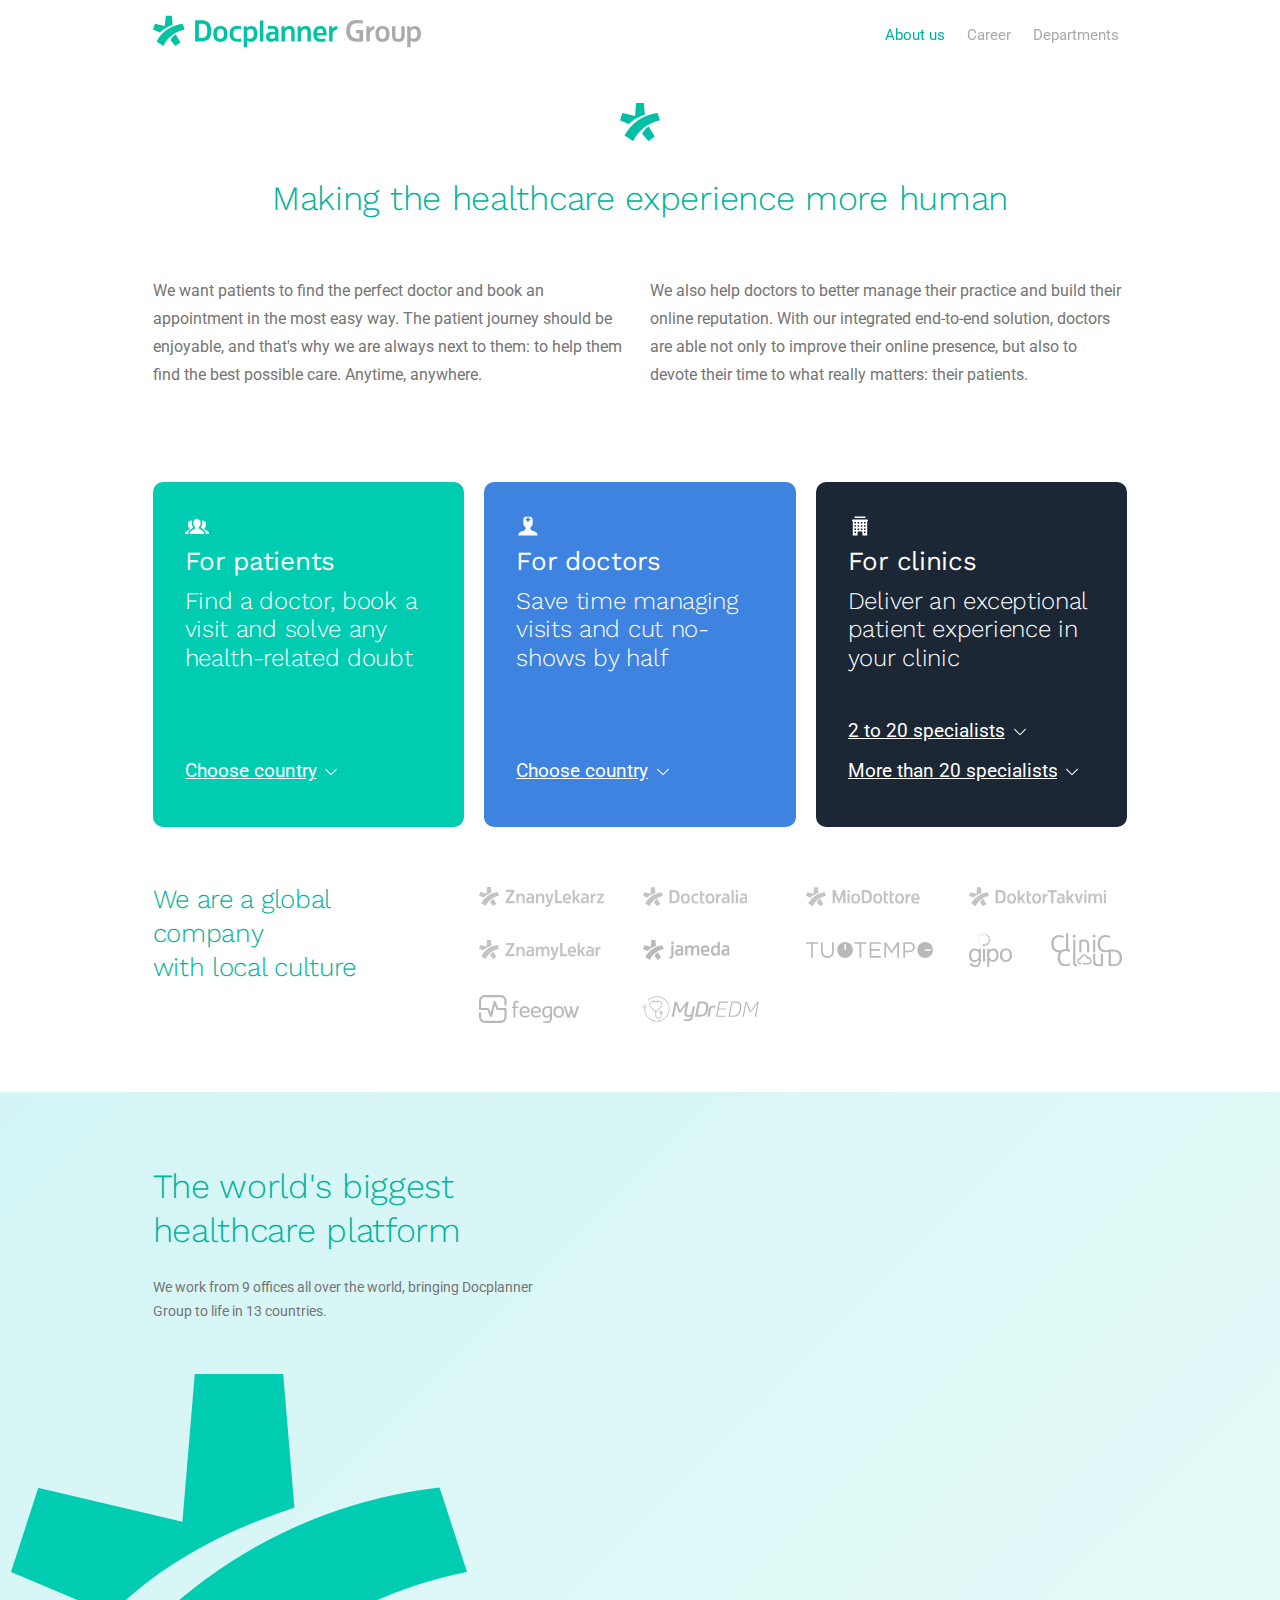
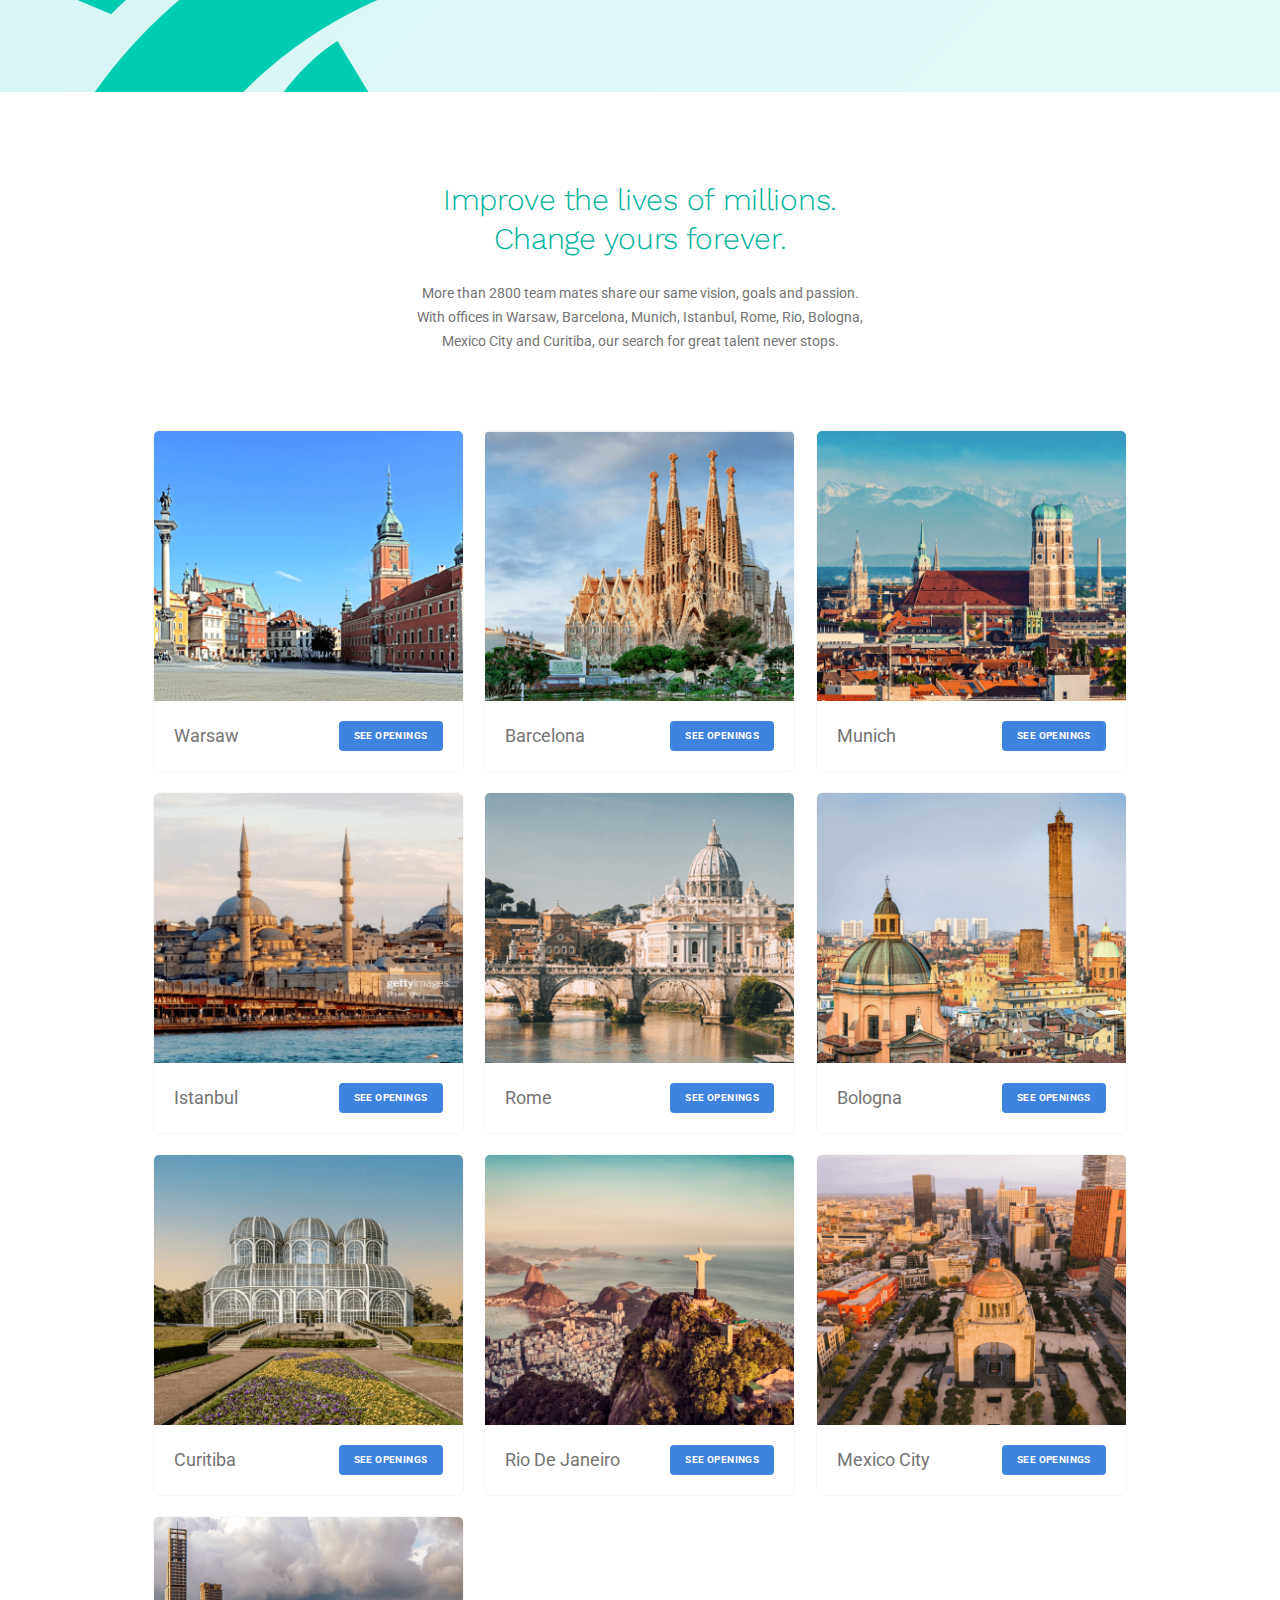
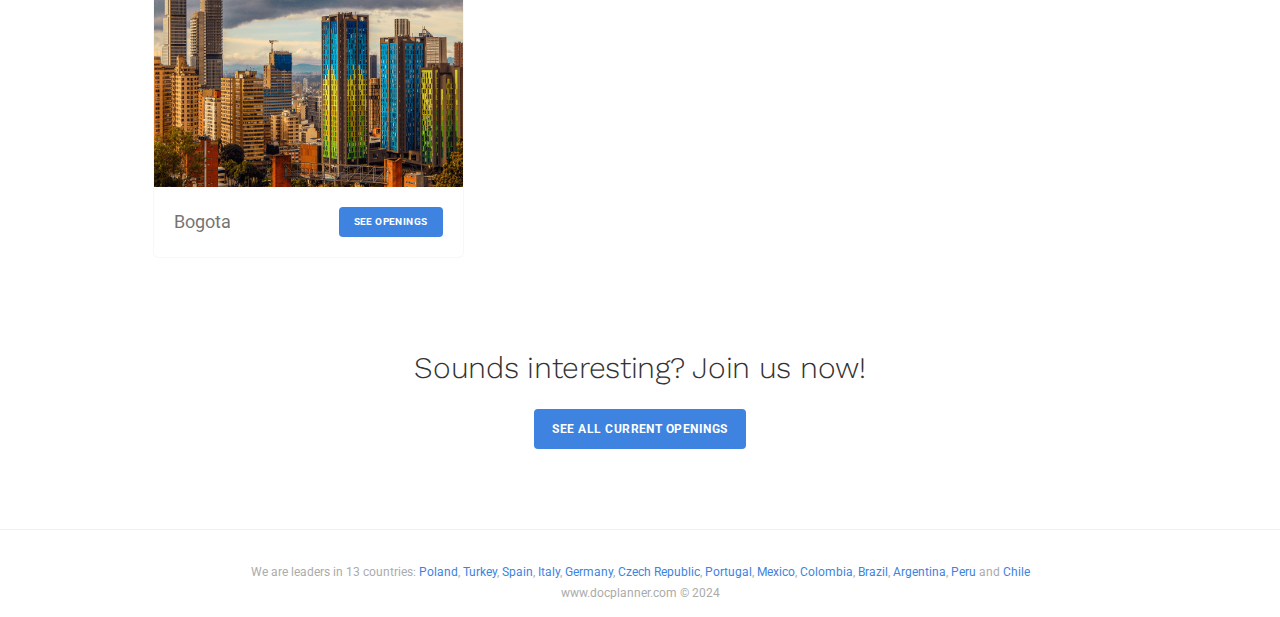
<file: index.html>
<!DOCTYPE html>
<html lang="en" region="en">
<head>
	<link rel="dns-prefetch" href="https://ajax.googleapis.com/"/>
	<link rel="dns-prefetch" href="https://apis.google.com/"/>
	<link rel="dns-prefetch" href="https://cdn.optimizely.com/"/>
	<link rel="dns-prefetch" href="https://cdnjs.cloudflare.com/"/>
	<link rel="dns-prefetch" href="https://d32wn3pusq02lv.cloudfront.net/"/>
	<link rel="dns-prefetch" href="https://docplanner.com/"/>
	<link rel="dns-prefetch" href="https://facebook.com/"/>
	<link rel="dns-prefetch" href="https://fbstatic-a.akamaihd.net/"/>
	<link rel="dns-prefetch" href="https://lh4.googleusercontent.com/"/>
	<link rel="dns-prefetch" href="https://maps.google.com/"/>
	<link rel="dns-prefetch" href="https://maps.gstatic.com/"/>
	<link rel="dns-prefetch" href="https://maxcdn.bootstrapcdn.com/"/>
	<link rel="dns-prefetch" href="https://s3-eu-west-1.amazonaws.com/"/>
	<link rel="dns-prefetch" href="https://ssl.google-analytics.com/"/>
	<link rel="dns-prefetch" href="https://ssl.gstatic.com/"/>
	<link rel="dns-prefetch" href="https://stats.g.doubleclick.net/"/>
	<link rel="dns-prefetch" href="https://www.docplanner-platform.com/"/>
	<link rel="dns-prefetch" href="https://www.google-analytics.com/"/>
	<link rel="dns-prefetch" href="https://www.googletagmanager.com/"/>
	<link rel="dns-prefetch" href="https://fonts.googleapis.com/">
	<link rel="dns-prefetch" href="https://fonts.gstatic.com/">

	<meta charset="utf-8"/>
	<title>Docplanner Group</title>
	<meta name="description" content="Find the best physicians, search by location and specialty. Book your doctor appointment online on Doctoralia. Ask an expert."/>
	<meta name="robots" content="index,follow"/>
	<meta property="fb:page_id" content="122601654502559"/>
	<meta http-equiv="X-UA-Compatible" content="IE=edge"/>
	<link rel="apple-touch-icon" sizes="180x180" href="favicon/apple-touch-icon.png">
	<link rel="icon" type="image/png" sizes="32x32" href="favicon/favicon-32x32.png">
	<link rel="icon" type="image/png" sizes="16x16" href="favicon/favicon-16x16.png">
	<link rel="manifest" href="favicon/site.webmanifest">
	<link rel="mask-icon" href="favicon/safari-pinned-tab.svg" color="#5bbad5">
	<meta name="msapplication-TileColor" content="#da532c">
	<meta name="theme-color" content="#ffffff">
	<link rel="canonical" href="index.html"/>
	<meta name="viewport" content="width=device-width, initial-scale=1.0, maximum-scale=1.0, user-scalable=no"/>
	<link href="static/css/main.css" rel="stylesheet" />
	
	<script>
	window.dataLayer = window.dataLayer || [];  
    dataLayer.push({
      'gtm-pageType': 'career',
    });
	</script>
	<!-- Google Tag Manager -->
	<script>(function (w, d, s, l, i) {
		w[l] = w[l] || [];
		w[l].push({
			'gtm.start':
				new Date().getTime(), event: 'gtm.js'
		});
		var f = d.getElementsByTagName(s)[0],
			j = d.createElement(s), dl = l != 'dataLayer' ? '&l=' + l : '';
		j.async = true;
		j.src =
			'https://www.googletagmanager.com/gtm.js?id=' + i + dl;
		f.parentNode.insertBefore(j, f);
		})(window, document, 'script', 'dataLayer', 'GTM-PZ83PG');
	</script>
	<!-- End Google Tag Manager -->
</head>
<body id="" class="defered" >
	<!-- Google Tag Manager (noscript) -->
	<noscript>
		<iframe src="https://www.googletagmanager.com/ns.html?id=GTM-PZ83PG" height="0" width="0" style="display:none;visibility:hidden"></iframe>
	</noscript>
	<!-- End Google Tag Manager (noscript) -->
	<nav class="main-header">
		<div class="section__inner">
			<h1>
				<a href="index.html">
					<img class="logo-docplanner" src="img/logo-default-group-en.svg" alt="Docplanner Group"/>
				</a>
			</h1>
			<button type="button" class="hamburger">
				<span class="hamburger-box">
						<span class="hamburger-inner"></span>
				</span>
			</button>
			<nav class="main-nav">
				<ul class="main-menu">
					<li><a href="index.html"class="is-current">About us</a></li>
					<li><a href="career.html" >Career</a></li>
					<li class="dropdown">
						<a>
							Departments<br/>
						</a>
						<div class="dropdown-content">
							<ul>
								<li><a href="department@dep=marketing.html">Marketing &amp; PR</a></li>
								<li><a href="department@dep=customer.html">Customer Success & Sales</a></li>
								<li><a href="department@dep=it.html">IT, Product, Data</a></li>
								<li><a href="department@dep=finance.html">Finance &amp; Administration</a></li>
								<li><a href="department@dep=hr.html">HR &amp; more</a></li>
							</ul>
						</div>
					</li>
				</ul>
			</nav>
		</div>
	</nav>
	<section class="lead section__inner">
		<img class="lead__logo" src="img/sygnet.png" srcset="img/sygnet.png 1x, img/sygnet@2x.png 2x">
		<h1>
			Making the healthcare experience more human
		</h1>
		<div class="grid">
			<div class="col-2">
				<p>
					We want patients to find the perfect doctor and book an appointment in the most easy way. The patient journey should be enjoyable, and that's why we are always next to them: to help them find the best possible care. Anytime, anywhere.
				</p>
			</div>
			<div class="col-2">
				<p>
					We also help doctors to better manage their practice and build their online reputation. With our integrated end-to-end solution, doctors are able not only to improve their online presence, but also to devote their time to what really matters: their patients.
				</p>
			</div>
		</div>
	</section>

	<section class="services section__inner">
		<div class="grid fade-elements">
			<div class="col-3">
				<div class="services__item services__item--marketplace">
					<div>
					<img src="icons/icon-patients.svg"/>
					<h1>For patients</h1>
					<h2>Find a doctor, book a visit and solve any health-related doubt</h2>
					</div>
					<div>
						<div class="style-select">
							<select data-id="domain-switcher">
								<option>Choose country</option>
								<option value="http://www.doctoraliar.com">Argentina</option>
								<option value="http://www.doctoralia.com.br">Brazil</option>
								<option value="http://www.doctoralia.cl">Chile</option>
								<option value="http://www.doctoralia.co">Colombia</option>
								<option value="http://www.znamylekar.cz">Czech</option>
								<option value="http://www.jameda.de">Germany</option>
								<option value="http://www.miodottore.it">Italy</option>
								<option value="http://www.doctoralia.com.mx">Mexico</option>
								<option value="http://www.doctoralia.pe">Peru</option>
								<option value="http://www.znanylekarz.pl">Poland</option>
								<option value="http://www.doctoralia.com.pt">Portugal</option>
								<option value="http://www.doctoralia.es">Spain</option>
								<option value="http://www.doktortakvimi.com">Turkey</option>
							</select>
						</div>
					</div>
				</div>
			</div>
			<div class="col-3">
				<div class="services__item services__item--saas">
					<div>
					<img src="icons/icon-doctors.svg"/>
					<h1>For doctors</h1>
					<h2>Save time managing visits and cut no-shows by half</h2>
					</div>
					<div>
						<div class="style-select">
							<select data-id="domain-switcher">
								<option>Choose country</option>
								<option value="https://academy.doctoraliar.com">Argentina</option>
								<option value="https://pro.doctoralia.com.br/produtos/sistema-de-agendamento/agenda-doctoralia-para-especialistas">Brazil</option>
								<option value="https://academy.doctoralia.cl">Chile</option>
								<option value="https://academy.doctoralia.co">Colombia</option>
								<option value="https://lekar.znamylekar.cz">Czech</option>
								<option value="https://pro.jameda.de">Germany</option>
								<option value="https://pro.miodottore.it/con-chi-collaboriamo/specialisti-e-medici-di-medicina-generale">Italy</option>
								<option value="https://pro.doctoralia.com.mx/productos/agenda-doctoralia-para-especialistas">Mexico</option>
								<option value="https://academy.doctoralia.pe">Peru</option>
								<option value="https://pro.znanylekarz.pl/produkty/oprogramowanie-medyczne/znanylekarz-dla-lekarzy">Poland</option>
								<option value="https://pro.doctoralia.es/productos/sistema-de-gestion-de-pacientes/doctoralia-pro-para-especialistas">Spain</option>
								<option value="https://uzman.doktortakvimi.com">Turkey</option>
							</select>
						</div>
					</div>
				</div>
			</div>
			<div class="col-3">
				<div class="services__item services__item--clinics">
					<div>
					<img src="icons/icon-clinics.svg"/>
					<h1>For clinics</h1>
					<h2>Deliver an exceptional patient experience in your clinic</h2>
					</div>
					<div>
						<div class="style-select">
							<select data-id="domain-switcher">
								<option>2 to 20 specialists</option>
								<option value="http://pro.doctoralia.com.br/produtos/sistema-de-agendamento/agenda-doctoralia-para-clinicas">Brazil</option>
								<option value="http://lekar.znamylekar.cz/pro-zarizeni">Czech</option>
								<option value="http://pro.miodottore.it/con-chi-collaboriamo/centri-medici">Italy</option>
								<option value="http://pro.doctoralia.com.mx/productos/agenda-doctoralia-para-clinicas">Mexico</option>
								<option value="http://pro.znanylekarz.pl/produkty/oprogramowanie-medyczne/znanylekarz-dla-placowek">Poland</option>
								<option value="http://pro.doctoralia.es/productos/sistema-de-gestion-de-pacientes/doctoralia-pro-para-clinicas">Spain</option>
								<option value="http://kurumsal.doktortakvimi.com">Turkey</option>
							</select>
						</div>
						<div class="style-select">
							<select data-id="domain-switcher">
								<option>More than 20 specialists</option>
								<option value="http://tuotempo.com.br">Brazil</option>
								<option value="http://tuotempo.it">Italy</option>
								<option value="http://tuotempo.com.mx">Mexico</option>
								<option value="http://pro.znanylekarz.pl/produkty/oprogramowanie-medyczne/znanylekarz-dla-placowek">Poland</option>
								<option value="http://tuotempo.es">Spain</option>
							</select>
						</div>
					</div>
				</div>
			</div>
		</div>
	</section>
	<section class="brands section__inner">
		<h1>
			We are a global company
			<br>with local culture
		</h1>
		<ul class="brands__logos">
			<li>
				<a href="https://www.znanylekarz.pl/" target="_blank">
					<svg xmlns="http://www.w3.org/2000/svg" width="200" height="32" viewBox="0 0 200 32">
						<path
							d="M189.018 10.678h10.762v2.132L192.736 23H200v2.89h-11.387v-2.103l7.02-10.22h-6.615v-2.89zm-10.347 0h3.012l.244 2.448h.032c.767-1.12 2.638-2.557 4.817-2.677v3.197c-3.174.62-4.63 2.725-4.63 4.634v7.61h-3.47V10.68h-.004zM165 10.38c1.51-.123 3.145-.16 4.725-.16 3.72 0 5.94 1.44 5.94 5.504v10.163h-3.12l-.156-1.52h-.042c-1.07 1.152-2.625 1.826-4.615 1.826-2.635 0-4.73-1.708-4.73-5.09 0-3.148 2.624-6.078 9.19-4.684v-.917c0-1.814-1.062-2.32-3.156-2.32-1.286 0-2.376.087-4.035.23L165 10.38zm7.193 8.445c-2.782-.71-5.564.16-5.564 2.31 0 1.43.94 2.267 2.353 2.203 1.113-.05 2.338-.54 3.207-1.31v-3.2l.003-.003zm-18.93 1.572v5.49h-3.47V4.992l3.47-.402V16.73c1.92-1.63 3.745-3.763 5.035-6.052h3.683c-1.288 2.508-2.83 4.672-4.718 6.522l5.13 8.69h-3.9l-3.81-6.46c-.473.376-.976.69-1.416.97h-.002zm-19.452-2.07v-.063c0-4.68 2.275-8.047 6.984-8.047 4.367 0 6.394 2.524 6.394 7.83 0 .56-.04 1.332-.1 1.902h-9.64c.247 2.142 1.497 3.422 4.06 3.422 1.622 0 3.146-.15 4.56-.335v2.906c-1.59.25-2.935.398-4.65.398-4.99 0-7.61-2.495-7.61-8.016l.003.003zm3.585-.96h6.27c0-2.38-.624-4.26-2.963-4.26-2.43 0-3.24 2.006-3.303 4.26h-.005zM121.7 4.59h3.793v17.853h7.46v3.444H121.7V4.59zm-15.44 6.088h3.67c.596 2.884 2.164 8.5 3.01 11.322h.063c.815-2.854 2.384-8.47 3.01-11.323h3.64c-1.13 4.324-3.877 12.7-4.955 15.21s-2.63 6.76-8.344 5.994v-2.73c2.646.15 4.05-.843 4.92-2.81-1.344-3.18-3.916-11.34-5.014-15.667v.005zm-15.137 0h3.02s.14 1.51.202 2.052h.04c.837-1.31 2.594-2.51 4.718-2.51 3.588 0 5.37 1.91 5.37 5.786v9.883h-3.47v-9.165c0-2.473-.953-3.442-2.824-3.31-1.7.12-3.59 2.056-3.59 4.478v8h-3.47V10.678h.003zm-13.67-.296c1.508-.124 3.143-.162 4.722-.162 3.72 0 5.94 1.438 5.94 5.502v10.165h-3.12l-.155-1.52h-.04c-1.07 1.152-2.625 1.826-4.615 1.826-2.636 0-4.73-1.708-4.73-5.09 0-3.148 2.623-6.078 9.19-4.684v-.917c0-1.814-1.063-2.32-3.157-2.32-1.286 0-2.376.087-4.035.23v-3.03zm7.192 8.444c-2.782-.71-5.565.16-5.565 2.31 0 1.426.947 2.264 2.36 2.2 1.11-.05 2.336-.543 3.205-1.312v-3.2.002zM59.86 10.678h3.02s.14 1.51.203 2.052h.04c.838-1.31 2.594-2.51 4.718-2.51 3.59 0 5.37 1.91 5.37 5.786v9.883h-3.47v-9.165c0-2.473-.95-3.442-2.82-3.31-1.694.12-3.585 2.056-3.585 4.478v8h-3.47V10.678h-.005zM43.156 4.592h13.682v2.875L47.39 22.44h9.606v3.444h-14.4v-2.94l9.47-14.913h-8.91V4.59v.004zm-25.44 20.025c.77-1.886 2.934-4.523 5.14-5.885l4.887 8.084-5.005 3.632-5.02-5.835-.002.004zM10.5 30.443l-6.89-4.43C8.828 16.263 18.574 9.32 30.03 8.027l1.918 5.91c-9.44 1.86-17.32 8.092-21.446 16.505H10.5zm1.503-20.065l.87-10.35h6.19l.786 9.36c-3.556 1.218-5.64 2.19-8.037 3.662a25.43 25.43 0 0 0-4.81 3.804L0 13.894l1.91-5.892 10.093 2.376z"/>
					</svg>
				</a>
			</li>
			<li>
				<a href="https://www.doctoralia.es/" target="_blank">
					<svg xmlns="http://www.w3.org/2000/svg" width="167" height="32" viewBox="0 0 167 32">
						<path
							d="M156.37 10.663c1.5-.125 3.13-.162 4.702-.162 3.705 0 5.914 1.434 5.914 5.48v10.125h-3.106l-.153-1.516h-.04c-1.066 1.145-2.614 1.815-4.597 1.815-2.625 0-4.712-1.7-4.712-5.07 0-3.133 2.614-6.05 9.154-4.662v-.913c0-1.806-1.06-2.31-3.146-2.31-1.28 0-2.365.086-4.018.228v-3.02l.002.005zm7.162 8.41c-2.77-.706-5.542.16-5.542 2.3 0 1.42.943 2.258 2.348 2.193 1.107-.05 2.328-.54 3.194-1.307v-3.19.002zm-11.568-8.117v15.15h-3.456v-15.13l3.456-.02zm-1.713-2.138a1.962 1.962 0 0 1-.088-3.923h.09a1.96 1.96 0 0 1 0 3.923zm-5.064-3.923v21.21h-3.457V5.295l3.456-.4zm-17.374 5.768c1.5-.125 3.13-.162 4.703-.162 3.705 0 5.916 1.434 5.916 5.48v10.125h-3.107l-.154-1.516h-.04c-1.067 1.145-2.614 1.815-4.597 1.815-2.625 0-4.71-1.7-4.71-5.07 0-3.133 2.612-6.05 9.15-4.662v-.913c0-1.806-1.06-2.31-3.144-2.31-1.28 0-2.368.086-4.02.228v-3.02.005zm7.163 8.41c-2.77-.706-5.54.16-5.54 2.3 0 1.42.94 2.258 2.35 2.193 1.106-.05 2.325-.54 3.19-1.307v-3.19.002zM116.7 10.955h2.99l.247 2.44h.03c.767-1.118 2.63-2.55 4.8-2.668v3.18c-3.16.62-4.61 2.715-4.61 4.618v7.58H116.7v-15.15zm-16.607 7.65v-.155c0-5.06 2.33-7.95 7.146-7.95 4.782 0 7.112 2.89 7.112 7.95v.157c0 5.062-2.33 7.95-7.113 7.95-4.817.002-7.147-2.887-7.147-7.95zm7.136-5.23c-2.446 0-3.575 1.66-3.575 5.13 0 3.47 1.13 5.1 3.574 5.1 2.446 0 3.544-1.626 3.544-5.1 0-3.472-1.098-5.13-3.545-5.13zM91.354 6.812l3.455-.4v4.546h3.54v2.804h-3.54v6.965c0 2.645.813 2.96 2.18 2.96.46-.01.916-.07 1.36-.187v2.852c-.614.133-1.44.21-1.982.21-3.954 0-5.013-1.93-5.013-5.417V6.81zm-10.54 11.72c.012 3.31 1.446 5.075 4.3 5.075 1.205 0 2.432-.15 3.544-.3v2.8a21.807 21.807 0 0 1-3.983.38c-4.257 0-7.46-2.345-7.472-7.956.013-5.61 3.215-7.954 7.472-7.954 1.554 0 3.068.195 3.98.38v2.798c-1.11-.15-2.337-.3-3.544-.3-2.853 0-4.287 1.766-4.297 5.075zm-20.064.077v-.156c0-5.06 2.33-7.95 7.147-7.95 4.783 0 7.113 2.89 7.113 7.95v.157c0 5.062-2.33 7.95-7.114 7.95-4.815.002-7.145-2.887-7.145-7.95zm7.14-5.23c-2.448 0-3.577 1.66-3.577 5.13 0 3.47 1.13 5.098 3.576 5.098 2.445 0 3.543-1.625 3.543-5.098s-1.098-5.13-3.544-5.13zM42.42 26.105V4.895h5.327c7.423 0 10.878 2.23 10.878 10.605 0 8.376-3.455 10.605-10.878 10.605H42.42zM54.657 15.5c0-4.77-.968-7.176-6.083-7.176h-2.37v14.35h2.37c5.115.002 6.083-2.406 6.083-7.174zm-37.012 9.34c.765-1.88 2.92-4.506 5.118-5.86l4.866 8.048-4.987 3.623-5-5.81h.002zm-7.188 5.8l-6.86-4.41c5.194-9.71 14.9-16.624 26.307-17.913l1.91 5.887c-9.402 1.853-17.25 8.06-21.357 16.437zm1.497-19.98L12.82.35h6.164l.783 9.322c-3.536 1.213-5.616 2.18-7.998 3.646a25.34 25.34 0 0 0-4.79 3.79L0 14.16l1.902-5.87 10.052 2.37z"/>
					</svg>
				</a>
			</li>
			<li>
				<a href="https://www.miodottore.it/" target="_blank">
					<svg xmlns="http://www.w3.org/2000/svg" width="182" height="32" viewBox="0 0 182 32">
						<path
							d="M168.354 18.587v-.062c0-4.675 2.275-8.04 6.98-8.04 4.364 0 6.39 2.523 6.39 7.82 0 .562-.04 1.337-.1 1.907h-9.632c.248 2.14 1.496 3.42 4.057 3.42 1.62 0 3.14-.152 4.55-.336V26.2c-1.586.248-2.93.396-4.645.396-4.988 0-7.605-2.493-7.605-8.01h.004zm3.584-.96h6.265c0-2.377-.623-4.255-2.96-4.255-2.43 0-3.24 2.003-3.305 4.255zm-12.702-6.687h3.003l.24 2.446h.03c.77-1.12 2.638-2.555 4.816-2.675v3.192c-3.17.62-4.627 2.723-4.627 4.63v7.606h-3.47V10.94h.006zm-16.66 7.678v-.156c0-5.08 2.337-7.98 7.168-7.98 4.8 0 7.136 2.9 7.136 7.98v.156c0 5.08-2.337 7.978-7.136 7.978-4.83 0-7.168-2.898-7.168-7.978zm7.16-5.246c-2.455 0-3.588 1.666-3.588 5.145 0 3.48 1.133 5.115 3.588 5.115 2.453 0 3.556-1.63 3.556-5.115 0-3.485-1.103-5.145-3.556-5.145zm-15.9-6.59l3.467-.402v4.56h3.553v2.813h-3.553v6.99c0 2.65.816 2.967 2.188 2.967.462-.01.92-.073 1.366-.19v2.86c-.616.134-1.447.213-1.99.213-3.967 0-5.03-1.937-5.03-5.435V6.782zm-9.5 0l3.467-.402v4.56h3.553v2.813h-3.553v6.99c0 2.65.816 2.967 2.188 2.967.462-.01.92-.073 1.366-.19v2.86c-.616.134-1.447.213-1.99.213-3.967 0-5.03-1.937-5.03-5.435V6.782zm-16.72 11.836v-.156c0-5.08 2.337-7.98 7.168-7.98 4.8 0 7.136 2.9 7.136 7.98v.156c0 5.08-2.337 7.978-7.136 7.978-4.83 0-7.168-2.898-7.168-7.978zm7.16-5.246c-2.456 0-3.59 1.666-3.59 5.145 0 3.48 1.134 5.115 3.59 5.115s3.556-1.63 3.556-5.115c0-3.485-1.1-5.145-3.557-5.145zM89.225 26.14V4.86h5.343c7.442 0 10.91 2.236 10.91 10.64s-3.468 10.64-10.915 10.64H89.22h.005zM101.5 15.5c0-4.784-.97-7.2-6.104-7.2h-2.38v14.4h2.38c5.133 0 6.104-2.416 6.104-7.2zm-29.226 3.118v-.156c0-5.08 2.337-7.98 7.167-7.98 4.8 0 7.137 2.9 7.137 7.98v.156c0 5.08-2.337 7.978-7.137 7.978-4.83 0-7.167-2.898-7.167-7.978zm7.16-5.246c-2.455 0-3.588 1.666-3.588 5.145 0 3.48 1.133 5.115 3.588 5.115s3.557-1.63 3.557-5.115c0-3.485-1.1-5.145-3.557-5.145zm-9.554-2.432v15.2h-3.467V10.962l3.467-.022zm-1.718-2.144a1.968 1.968 0 1 1 0-3.936 1.968 1.968 0 0 1 0 3.936zm-8.88-3.91V4.86h3.796v21.28h-3.795V12.19l-.005.02-5.624 13.93h-1.672L46.36 12.21l-.005-.02v13.95H42.56V4.86h3.795v.026l.005-.026h.48l5.98 14.793L58.8 4.86h.48l.004.026zM17.704 24.87c.768-1.885 2.93-4.52 5.135-5.88l4.88 8.077-5 3.633-5.02-5.83h.004zm-7.212 5.82L3.61 26.264c5.212-9.74 14.95-16.678 26.395-17.97L31.92 14.2c-9.434 1.856-17.307 8.084-21.43 16.49h.002zm1.504-20.048L12.864.3h6.183l.785 9.354c-3.548 1.215-5.634 2.188-8.024 3.657a25.373 25.373 0 0 0-4.806 3.807L0 14.155l1.91-5.89 10.084 2.376h.002z"/>
					</svg>
				</a>
			</li>
			<li>
				<a href="https://www.doktortakvimi.com/" target="_blank">
					<svg xmlns="http://www.w3.org/2000/svg" width="220" height="32" viewBox="0 0 220 32">
						<path
							d="M219.238 10.94v15.2h-3.467V10.962l3.468-.022zm-1.718-2.144a1.97 1.97 0 0 1 0-3.936 1.968 1.968 0 0 1 0 3.936zm-14.49 4.16c1.008-1.355 2.735-2.473 4.83-2.473 3.456 0 4.907 1.97 4.907 5.78v9.876H209.3v-9.16c0-2.473-.718-3.42-2.517-3.31-1.75.11-3.203 1.874-3.203 4.475v7.994h-3.467v-9.16c0-2.473-.71-3.444-2.518-3.31-1.75.132-3.203 2.055-3.203 4.475v7.994h-3.468v-15.2h3.02s.14 1.51.2 2.05h.04c.837-1.31 2.313-2.507 4.487-2.507 2.255 0 3.656.836 4.36 2.473zm-15.107-2.016v15.2h-3.467V10.962l3.467-.022zm-1.718-2.144a1.97 1.97 0 1 1 0-3.938 1.97 1.97 0 0 1 0 3.938zm-17.14 2.144h3.667c.597 2.883 2.164 8.492 3.01 11.313h.063c.815-2.853 2.383-8.462 3.01-11.313h3.636c-1.13 4.324-3.46 11.99-4.725 15.2h-4.03c-1.263-3.183-3.532-10.875-4.63-15.2zm-9.788 9.715v5.484h-3.467V5.26l3.467-.4V16.99c1.918-1.63 3.742-3.762 5.033-6.05h3.68c-1.29 2.507-2.83 4.67-4.72 6.52l5.128 8.68h-3.9l-3.807-6.455c-.47.376-.974.69-1.413.97zm-16.975-10.01c1.507-.124 3.14-.16 4.72-.16 3.717 0 5.936 1.437 5.936 5.497V26.14h-3.118l-.155-1.52h-.04c-1.07 1.15-2.624 1.824-4.612 1.824-2.635 0-4.727-1.707-4.727-5.088 0-3.144 2.62-6.07 9.184-4.68v-.914c0-1.812-1.063-2.318-3.156-2.318-1.285 0-2.374.088-4.032.23v-3.03zm7.186 8.438c-2.78-.707-5.56.162-5.56 2.31 0 1.427.945 2.263 2.355 2.2 1.112-.05 2.335-.542 3.204-1.31v-3.2zM125.778 4.86h14.907V8.3h-5.558v17.84h-3.79V8.3h-5.557V4.86zm-8.08 6.08h3.003l.248 2.446h.03c.768-1.12 2.638-2.555 4.815-2.675v3.192c-3.172.62-4.628 2.723-4.628 4.63v7.606h-3.467V10.94zm-16.662 7.678v-.156c0-5.08 2.337-7.98 7.168-7.98 4.8 0 7.138 2.9 7.138 7.98v.156c0 5.08-2.338 7.978-7.138 7.978-4.83 0-7.168-2.898-7.168-7.978zm7.16-5.246c-2.455 0-3.59 1.666-3.59 5.145 0 3.48 1.135 5.115 3.59 5.115 2.454 0 3.557-1.63 3.557-5.115 0-3.485-1.103-5.145-3.558-5.145zm-15.928-6.59l3.468-.402v4.56h3.552v2.813h-3.552v6.99c0 2.65.814 2.967 2.187 2.967.46-.008.92-.07 1.365-.187v2.86c-.655.132-1.32.204-1.99.212-3.967 0-5.03-1.938-5.03-5.436V6.78zM81.295 20.655v5.484h-3.468V5.26l3.468-.4V16.99c1.918-1.63 3.742-3.762 5.032-6.05h3.68c-1.29 2.507-2.83 4.67-4.718 6.52l5.125 8.68h-3.9l-3.806-6.455c-.473.376-.976.69-1.416.97zm-20.34-2.037v-.156c0-5.08 2.336-7.98 7.167-7.98 4.8 0 7.137 2.9 7.137 7.98v.156c0 5.08-2.34 7.978-7.14 7.978-4.83 0-7.167-2.897-7.167-7.978h.002zm7.16-5.246c-2.456 0-3.59 1.666-3.59 5.145 0 3.48 1.134 5.115 3.59 5.115 2.454 0 3.556-1.63 3.556-5.115 0-3.485-1.1-5.145-3.555-5.145zM42.56 26.14V4.86h5.345c7.45 0 10.915 2.236 10.915 10.64s-3.466 10.64-10.915 10.64H42.56zM54.84 15.5c0-4.784-.972-7.2-6.105-7.2h-2.38v14.4h2.38c5.133 0 6.104-2.416 6.105-7.2zm-37.137 9.37c.768-1.885 2.93-4.52 5.135-5.88l4.882 8.077-5 3.633-5.017-5.83zm-7.212 5.82l-6.88-4.427c5.21-9.74 14.95-16.678 26.394-17.97L31.92 14.2c-9.434 1.857-17.307 8.084-21.43 16.49zm1.505-20.048L12.865.3h6.182l.785 9.354c-3.548 1.215-5.634 2.188-8.024 3.657a25.433 25.433 0 0 0-4.806 3.803L0 14.155l1.91-5.89 10.085 2.377z"/>
					</svg>
				</a>
			</li>
			<li>
				<a href="https://www.znamylekar.cz/" target="_blank">
					<svg xmlns="http://www.w3.org/2000/svg" width="195" height="32" viewBox="0 0 195 32">
						<path
							d="M186.445 10.684h3l.244 2.445h.03c.768-1.12 2.635-2.555 4.81-2.674v3.19c-3.17.617-4.622 2.718-4.622 4.623v7.596h-3.463V10.684zm-13.416-.294c1.504-.124 3.136-.162 4.713-.162 3.713 0 5.928 1.436 5.928 5.492v10.146h-3.11l-.153-1.52h-.04c-1.068 1.15-2.62 1.823-4.606 1.823-2.63 0-4.72-1.705-4.72-5.08 0-3.14 2.617-6.066 9.17-4.676V15.5c0-1.81-1.06-2.315-3.15-2.315-1.283 0-2.37.087-4.026.23V10.39h-.005zm7.178 8.427c-2.776-.705-5.554.162-5.554 2.31 0 1.423.945 2.26 2.353 2.196 1.11-.05 2.333-.543 3.2-1.31v-3.196zm-18.896 1.57v5.48h-3.463V5.012l3.462-.4v12.116c1.918-1.628 3.74-3.757 5.027-6.042h3.675c-1.29 2.504-2.828 4.664-4.713 6.51l5.12 8.673h-3.896l-3.8-6.444c-.472.376-.975.69-1.415.97v-.005zm-19.414-2.066v-.06c0-4.67 2.27-8.032 6.973-8.032 4.36 0 6.386 2.52 6.386 7.814 0 .56-.04 1.334-.1 1.904h-9.62c.248 2.137 1.493 3.416 4.052 3.416 1.62 0 3.14-.152 4.55-.337v2.9c-1.583.248-2.928.396-4.64.396-4.98 0-7.596-2.49-7.596-8h-.004zm3.58-.956h6.257c0-2.375-.623-4.25-2.957-4.25-2.43 0-3.238 2-3.3 4.25zM129.815 4.61h3.785v17.818h7.445v3.438h-11.23V4.61zm-15.412 6.074h3.662c.596 2.88 2.16 8.483 3.006 11.3h.066c.814-2.848 2.38-8.45 3.006-11.3h3.63c-1.126 4.32-3.87 12.68-4.944 15.183-1.076 2.51-2.626 6.75-8.327 5.987v-2.728c2.64.15 4.043-.842 4.91-2.805-1.342-3.172-3.91-11.316-5.004-15.637h-.004zm-11.5 2.014c1.01-1.354 2.734-2.47 4.826-2.47 3.453 0 4.902 1.966 4.902 5.774v9.863h-3.46v-9.15c0-2.465-.717-3.41-2.514-3.3-1.747.11-3.2 1.87-3.2 4.47v7.984h-3.462v-9.15c0-2.468-.71-3.44-2.513-3.304-1.747.13-3.2 2.05-3.2 4.47v7.983h-3.46V10.685h3.014s.14 1.507.2 2.05h.04c.838-1.31 2.31-2.506 4.484-2.506 2.25 0 3.65.835 4.35 2.47l-.006-.002zm-25.6-2.31c1.505-.122 3.137-.16 4.713-.16 3.713 0 5.928 1.436 5.928 5.49v10.148H84.83l-.16-1.518h-.04c-1.067 1.15-2.62 1.822-4.605 1.822-2.633 0-4.723-1.704-4.723-5.08 0-3.14 2.62-6.064 9.172-4.674v-.912c0-1.81-1.06-2.315-3.15-2.315-1.284 0-2.37.088-4.027.23v-3.026l.006-.005zm7.178 8.43c-2.777-.706-5.555.16-5.555 2.308 0 1.424.945 2.26 2.354 2.197 1.11-.05 2.33-.543 3.2-1.31v-3.196.002zm-24.736-8.134h3.015s.134 1.507.2 2.05H63c.836-1.31 2.59-2.506 4.71-2.506 3.58 0 5.357 1.907 5.357 5.775v9.863h-3.463v-9.15c0-2.465-.95-3.432-2.818-3.3-1.692.12-3.578 2.05-3.578 4.47v7.984h-3.464V10.684zM43.07 4.61h13.657v2.87l-9.43 14.948h9.587v3.438H42.512v-2.93L51.965 8.05H43.07V4.61zM17.684 24.598c.767-1.882 2.927-4.515 5.13-5.874l4.875 8.07-4.998 3.628-5.01-5.824h.002zm-7.203 5.815L3.61 25.99C8.814 16.26 18.54 9.33 29.973 8.04l1.915 5.898c-9.428 1.858-17.29 8.078-21.407 16.475zm1.5-20.027l.87-10.33h6.175l.785 9.342c-3.544 1.217-5.628 2.186-8.016 3.654a25.36 25.36 0 0 0-4.8 3.797L0 13.895l1.906-5.882 10.075 2.372z"/>
					</svg>
				</a>
			</li>
			<li class="jameda">
				<a href="https://www.jameda.de/" target="_blank">
					<img src="logos/logo-jameda.svg"/>
				</a>
			</li>
			<li class="tuotempo">
				<a href="https://www.tuotempo.com" target="_blank">
					<img src="logos/logo-tuotempo.svg"/>
				</a>
			</li>
			<li class="gipo">
				<a href="https://www.gipo.it/" target="_blank">
					<img src="logos/logo-gipo-primary.svg"/>
				</a>
			</li>
			<li class="clinicloud">
				<a href="https://clinic-cloud.com/" target="_blank">
					<img src="logos/logo-clinicloud.svg"/>
				</a>
			</li>
			<li class="feegow">
				<a href="https://feegowclinic.com.br/" target="_blank">
					<img src="logos/logo-feegow.svg"/>
				</a>
			</li>
			<li class="mydr">
				<a href="https://mydr.pl/welcome/" target="_blank">
					<img src="logos/my-dr-edm-logo.svg"/>
				</a>
			</li>
		</ul>
	</section>
	<section class="stats">
		<div class="section__inner">
			<div class="grid">
				<header class="col-2 stats__header">
					<h1>
						The world's biggest
						<br>
						healthcare platform
					</h1>
					<p>
						We work from 9 offices all over the world, bringing Docplanner Group to life in 13 countries.
					</p>
				</header>
				<div class="col-2">
					<div class="grid stats__grid fade-elements">
						<div class="col-2">
							<div class="stats__item">
								<div class="vert-align">
									<div>
										<img scr="https://www.docplanner.com/img/flag.png" srcset="img/flag.png 1x, img/flag@2x.png 2x"/>
										<h3>Leader in 13 countries</h3>
										<p>
											Poland, Brazil, Mexico, Spain, Italy, Germany, Turkey, Colombia, Czech Republic, Portugal, Argentina, Peru and Chile
										</p>
									</div>
								</div>
							</div>
						</div>
						<div class="col-2">
							<div class="stats__item">
								<div class="vert-align">
									<div>
										<img scr="https://www.docplanner.com/img/visits.png" srcset="img/visits.png 1x, img/visits@2x.png 2x"/>
										<h3>22,000,000 <br /> appointments</h3>
										<p>
											booked last month
										</p>
									</div>
								</div>
							</div>
						</div>
						<div class="col-2">
							<div class="stats__item">
								<div class="vert-align">
									<div>
										<img scr="https://www.docplanner.com/img/patients.png" srcset="img/patients.png 1x, img/patients@2x.png 2x"/>
										<h3>90,000,000 <br /> patients</h3>
										<p>
											visit our websites each month
										</p>
									</div>
								</div>
							</div>
						</div>
						<div class="col-2">
							<div class="stats__item">
								<div class="vert-align">
									<div>
										<img scr="https://www.docplanner.com/img/doctors.png" srcset="img/doctors.png 1x, img/doctors@2x.png 2x"/>
										<h3>250,000<br /> active doctors</h3>
										<p>
											trust our solutions
										</p>
									</div>
								</div>
							</div>
						</div>
					</div>
				</div>
			</div>
		</div>
	</section>

	<section class="offices section__inner">
		<header class="offices__header">
			<h1>
				Improve the lives of millions.
				Change yours forever.
			</h1>
			<p>
				More than 2800 team mates share our same vision, goals and passion. With offices in Warsaw, Barcelona, Munich, Istanbul, Rome, Rio, Bologna, Mexico City and Curitiba, our search for great talent never stops.
			</p>
		</header>
		<div class="offices__slider">
			<div class="office">
				<a href="career@&amp;loc=poland.html#jobs-offers" class="office__inner">
				<figure class="office__image">
					<img scr="https://www.docplanner.com/images/warsaw.png" srcset="images/warsaw.png 1x, images/warsaw@2x.png 2x"/>
				</figure>
				<div class="office__desc">
					Warsaw
					<span class="btn btn--small">See openings</span>
				</div>
				</a>	
			</div>
			<div class="office">
				<a href="career@&amp;loc=spain.html#jobs-offers" class="office__inner">
					<figure class="office__image">
						<img scr="https://www.docplanner.com/images/barcelona.png" srcset="images/barcelona.png 1x, images/barcelona@2x.png 2x"/>
					</figure>
					<div class="office__desc">
						Barcelona
						<span class="btn btn--small">See openings</span>
					</div>
				</a>
			</div>
			<div class="office">
				<a href="career@&amp;loc=germany.html#jobs-offers" class="office__inner">
					<figure class="office__image">
						<img scr="https://www.docplanner.com/images/munich.png" srcset="images/munich.png 1x, images/munich@2x.png 2x"/>
					</figure>
					<div class="office__desc">
						Munich
						<span class="btn btn--small">See openings</span>
					</div>
				</a>
			</div>
			<div class="office">
				<a href="career@&amp;loc=tÃ¼rkiye.html#jobs-offers" class="office__inner">
					<figure class="office__image">
						<img scr="https://www.docplanner.com/images/istanbul.png" srcset="images/istanbul.png 1x, images/istanbul@2x.png 2x"/>
					</figure>
					<div class="office__desc">
						Istanbul
						<span class="btn btn--small">See openings</span>
					</div>
				</a>
			</div>
			<div class="office">
				<a href="career@&amp;loc=italy.html#jobs-offers" class="office__inner">
					<figure class="office__image">
						<img scr="https://www.docplanner.com/images/rome.png" srcset="images/rome.png 1x, images/rome@2x.png 2x"/>
					</figure>
					<div class="office__desc">
						Rome
						<span class="btn btn--small">See openings</span>
					</div>
				</a>
			</div>
			<div class="office">
				<a href="career@&amp;loc=italy.html#jobs-offers" class="office__inner">
					<figure class="office__image">
						<img scr="https://www.docplanner.com/images/bologna.png" srcset="images/bologna.png 1x, images/bologna@2x.png 2x"/>
					</figure>
					<div class="office__desc">
						Bologna
						<span class="btn btn--small">See openings</span>
					</div>
				</a>
			</div>
			<div class="office">
				<a href="career@&amp;loc=brazil.html#jobs-offers" class="office__inner">
					<figure class="office__image">
						<img scr="https://www.docplanner.com/images/curitiba.png" srcset="images/curitiba.png 1x, images/curitiba@2x.png 2x"/>
					</figure>
					<div class="office__desc">
						Curitiba
						<span class="btn btn--small">See openings</span>
					</div>
				</a>
			</div>
			<div class="office">
				<a href="career@&amp;loc=brazil.html#jobs-offers" class="office__inner">
					<figure class="office__image">
						<img scr="https://www.docplanner.com/images/rio-janeiro.png" srcset="images/rio-janeiro.png 1x, images/rio-janeiro@2x.png 2x"/>
					</figure>
					<div class="office__desc">
						Rio De Janeiro
						<span class="btn btn--small">See openings</span>
					</div>
				</a>
			</div>
			<div class="office">
				<a href="career@&amp;loc=mexico.html#jobs-offers" class="office__inner">
					<figure class="office__image">
						<img scr="https://www.docplanner.com/images/mexico-city.png" srcset="images/mexico-city.png 1x, images/mexico-city@2x.png 2x"/>
					</figure>
					<div class="office__desc">
						Mexico City
						<span class="btn btn--small">See openings</span>
					</div>
				</a>
			</div>
			<div class="office">
				<a href="career@&amp;loc=colombia.html#jobs-offers" class="office__inner">
					<figure class="office__image">
						<img scr="https://www.docplanner.com/images/bogota.png" srcset="images/bogota.png 1x, images/bogota@2x.png 2x"/>
					</figure>
					<div class="office__desc">
						Bogota
						<span class="btn btn--small">See openings</span>
					</div>
				</a>
			</div>
		</div>
	</section>

	<section class="join-us section__inner">
		<header class="join-us__header">
			<h1>
				Sounds interesting? Join us now!
			</h1>
			<a href="career.html" class="btn">See all current openings</a>
		</header>
	</section>

	<footer class="main-footer">
	<div class="section__inner">
		<p>We are leaders in 13 countries:
			<a href="https://www.znanylekarz.pl/" target="_blank">Poland</a>, 
			<a href="https://www.doktortakvimi.com/" target="_blank">Turkey</a>,
			<a href="https://www.doctoralia.es/" target="_blank">Spain</a>,
			<a href="https://www.miodottore.it/" target="_blank">Italy</a>,
			<a href="https://www.jameda.de/" target="_blank">Germany</a>,
			<a href="https://www.znamylekar.cz/" target="_blank">Czech Republic</a>,
			<a href="https://www.doctoralia.com.pt/" target="_blank">Portugal</a>,
			<a href="https://www.doctoralia.com.mx/" target="_blank">Mexico</a>,
			<a href="https://www.doctoralia.co/" target="_blank">Colombia</a>,
			<a href="http://www.doctoralia.com.br" target="_blank">Brazil</a>,
			<a href="http://www.doctoraliar.com" target="_blank">Argentina</a>,
			<a href="http://www.doctoralia.pe" target="_blank">Peru</a>
			and
			<a href="http://www.doctoralia.cl" target="_blank">Chile</a>
		</p>
		www.docplanner.com © 2024
	</div>
	</footer>
	<script src="https://ajax.googleapis.com/ajax/libs/jquery/1.11.3/jquery.min.js"></script>
	<script src="static/js/vendor/vendor.min.js"></script>
	<script src="static/js/vendor/jquery.scrollTo.min.js"></script>
	<script src="static/js/vendor/instafeed.min.js"></script>
	<script src="static/js/main.js"></script>	
</body>
</html>
</file>
<file: static/css/main.css>
@import url(https://fonts.googleapis.com/css?family=Roboto:400,500,700|Work+Sans:300,400,500,600,700&display=swap);
/*! normalize.css v3.0.3 | MIT License | github.com/necolas/normalize.css */html{font-family:sans-serif;-ms-text-size-adjust:100%;-webkit-text-size-adjust:100%}body{margin:0}article,aside,details,figcaption,figure,footer,header,hgroup,main,menu,nav,section,summary{display:block}audio,canvas,progress,video{display:inline-block;vertical-align:baseline}audio:not([controls]){display:none;height:0}[hidden],template{display:none}a{background-color:transparent}a:active,a:hover{outline:0}abbr[title]{border-bottom:1px dotted}b,strong{font-weight:700}dfn{font-style:italic}h1{font-size:2em;margin:.67em 0}mark{background:#ff0;color:#000}small{font-size:80%}sub,sup{font-size:75%;line-height:0;position:relative;vertical-align:baseline}sup{top:-.5em}sub{bottom:-.25em}img{border:0}svg:not(:root){overflow:hidden}figure{margin:1em 40px}hr{box-sizing:content-box;height:0}pre{overflow:auto}code,kbd,pre,samp{font-family:monospace,monospace;font-size:1em}button,input,optgroup,select,textarea{color:inherit;font:inherit;margin:0}button{overflow:visible}button,select{text-transform:none}button,html input[type=button],input[type=reset],input[type=submit]{-webkit-appearance:button;cursor:pointer}button[disabled],html input[disabled]{cursor:default}button::-moz-focus-inner,input::-moz-focus-inner{border:0;padding:0}input{line-height:normal}input[type=checkbox],input[type=radio]{box-sizing:border-box;padding:0}input[type=number]::-webkit-inner-spin-button,input[type=number]::-webkit-outer-spin-button{height:auto}input[type=search]{-webkit-appearance:textfield;box-sizing:content-box}input[type=search]::-webkit-search-cancel-button,input[type=search]::-webkit-search-decoration{-webkit-appearance:none}fieldset{border:1px solid silver;margin:0 2px;padding:.35em .625em .75em}legend{border:0;padding:0}textarea{overflow:auto}optgroup{font-weight:700}table{border-collapse:collapse;border-spacing:0}td,th{padding:0}html{font-size:16px;line-height:1.3;font-weight:400;box-sizing:border-box}*,:after,:before{box-sizing:inherit}body{font-weight:400;font-family:Roboto,Arial,sans-serif;color:#747474;padding-top:70px;-webkit-font-smoothing:antialiased}@media (max-device-width:480px){body{padding-top:50px}}::-moz-selection{background:#00b39b;color:#fff;text-shadow:none}::selection{background:#00b39b;color:#fff;text-shadow:none}dl,menu,ol,ul{margin:0;padding:0}a{text-decoration:none;color:#3d83df;outline:0;transition:all .2s ease 0s}a:hover{text-decoration:underline}a:active,a:focus,a:hover{outline:0}img{max-width:100%;height:auto}figure{margin:0}h1,h2,h3,h4{margin:1em 0;font-family:Work Sans,Arial,sans-serif;font-weight:300;letter-spacing:-.3px}h1{font-size:2.125rem;color:#00b39b}h1:first-child{margin:0}h2{font-size:1.875rem}h2:first-child{margin-top:0}h3{font-size:1.5rem}p{margin:1.6em 0}.vert-align{display:table;width:100%;height:100%}.vert-align--centered{text-align:center}.vert-align>*{width:100%;height:100%;display:table-cell;vertical-align:middle;position:relative;box-sizing:border-box}.grid{margin:0 -10px}.grid:after,.grid:before{content:"";display:table;clear:both}.grid.grid--to-right [class*=col-]{float:right}[class*=col-]{float:left;min-height:1px;padding:10px}.col-1{width:100%}.col-2{width:50%}.col-3{width:33.33%}.col-3-2{width:66.66%}.col-4{width:25%}@media (max-width:960px){.col-4{width:50%}}.col-5{width:20%}.col-6{width:16.66%}.col-56{width:56%}.col-44{width:44%}.col-3-4{width:75%}.col-2-3{width:66.66%}.col-4-3{width:75%}.col-37{width:37.5%}@media (max-width:960px){.col-4,.col-5,.col-6{width:50%}.col-4:nth-of-type(odd),.col-5:nth-of-type(odd),.col-6:nth-of-type(odd){clear:left}}@media only screen and (max-width:500px),only screen and (min-device-width:320px) and (max-device-width:480px){.col-2,.col-3,.col-3-2,.col-3-4,.col-4,.col-5,.col-6,.col-37,.col-56{float:none;width:100%}}.hamburger{padding:17px 13px 13px;display:inline-block;cursor:pointer;position:relative;outline:0;font:inherit;color:inherit;text-transform:none;background-color:transparent;border:0;margin:0 -10px 0 0;overflow:visible}.hamburger-inner{display:block;top:50%;margin-top:-1px}.hamburger-inner,.hamburger-inner:after,.hamburger-inner:before{width:24px;height:2px;background-color:#00b39b;border-radius:2px;position:absolute;transition-property:transform;transition-duration:.15s;transition-timing-function:ease}.hamburger-inner:after,.hamburger-inner:before{content:"";display:block}.hamburger-inner:before{top:-7px}.hamburger-inner:after{bottom:-7px}.hamburger-inner{top:1px;transition-duration:.4s;transition-timing-function:cubic-bezier(.68,-.55,.265,1.55)}.hamburger-inner:before{top:7px;transition:opacity .15s ease .4s}.hamburger-inner:after{top:14px;transition:transform .4s cubic-bezier(.68,-.55,.265,1.55)}.is-menu .hamburger .hamburger-inner{transform:translate3d(0,7px,0) rotate(135deg);transition-delay:.1s}.is-menu .hamburger .hamburger-inner:before{transition-delay:0s;opacity:0}.is-menu .hamburger .hamburger-inner:after{transform:translate3d(0,-14px,0) rotate(-270deg);transition-delay:.1s}.hamburger-box{width:24px;height:16px;display:inline-block;position:relative}@keyframes bounce{0%,20%,53%,80%,to{animation-timing-function:cubic-bezier(.215,.61,.355,1);transform:translateZ(0)}40%,43%{animation-timing-function:cubic-bezier(.755,.05,.855,.06);transform:translate3d(0,-.5em,0)}70%{animation-timing-function:cubic-bezier(.755,.05,.855,.06);transform:translate3d(0,-.3em,0)}90%{transform:translate3d(0,-.1em,0)}}@keyframes pulse{0%{transform:scaleX(1)}50%{transform:scale3d(1.05,1.05,1.05)}to{transform:scaleX(1)}}@keyframes shake{0%,to{transform:translateZ(0)}10%,30%,50%,70%,90%{transform:translate3d(-3px,0,0)}20%,40%,60%,80%{transform:translate3d(3px,0,0)}}@keyframes spin{0%{transform:rotate(0deg)}to{transform:rotate(359deg)}}.slick-slider{box-sizing:border-box;-webkit-touch-callout:none;-webkit-user-select:none;-moz-user-select:none;-ms-user-select:none;user-select:none;-ms-touch-action:pan-y;touch-action:pan-y;-webkit-tap-highlight-color:transparent}.slick-list,.slick-slider{position:relative;display:block}.slick-list{overflow:hidden;margin:0;padding:0}.slick-list:focus{outline:none}.slick-list.dragging{cursor:pointer;cursor:hand}.slick-slider .slick-list,.slick-slider .slick-track{transform:translateZ(0)}.slick-track{position:relative;left:0;top:0;display:block}.slick-track:after,.slick-track:before{content:"";display:table}.slick-track:after{clear:both}.slick-loading .slick-track{visibility:hidden}.slick-slide{float:left;height:100%;min-height:1px;display:none}[dir=rtl] .slick-slide{float:right}.slick-slide img{display:block}.slick-slide.slick-loading img{display:none}.slick-slide.dragging img{pointer-events:none}.slick-initialized .slick-slide{display:block}.slick-loading .slick-slide{visibility:hidden}.slick-vertical .slick-slide{display:block;height:auto;border:1px solid transparent}.slick-arrow.slick-hidden{display:none}.slick-loading .slick-list{background:#fff 50% no-repeat}.slick-next,.slick-prev{position:absolute;display:block;height:20px;width:20px;line-height:0;font-size:0;cursor:pointer;top:50%;transform:translateY(-50%);padding:0;border:none}.slick-next,.slick-next:focus,.slick-next:hover,.slick-prev,.slick-prev:focus,.slick-prev:hover{background:transparent;color:transparent;outline:none}.slick-next:focus:before,.slick-next:hover:before,.slick-prev:focus:before,.slick-prev:hover:before{opacity:1}.slick-next.slick-disabled:before,.slick-prev.slick-disabled:before{opacity:.25}.slick-next:before,.slick-prev:before{font-family:slick;font-size:20px;line-height:1;color:#fff;opacity:.75;-webkit-font-smoothing:antialiased;-moz-osx-font-smoothing:grayscale}.slick-prev{left:-25px}.slick-prev[dir=rtl]{left:auto;right:-25px}.slick-prev:before{content:"\2190"}.slick-prev:before[dir=rtl]{content:"\2192"}.slick-next{right:-25px}.slick-next[dir=rtl]{left:-25px;right:auto}.slick-next:before{content:"\2192"}.slick-next:before[dir=rtl]{content:"\2190"}.slick-dotted .slick-slider{margin-bottom:30px}.slick-dots{position:absolute;bottom:-25px;list-style:none;display:block;text-align:center;padding:0;margin:0;width:100%}.slick-dots li{position:relative;display:inline-block;margin:0 5px;padding:0}.slick-dots li,.slick-dots li button{height:20px;width:20px;cursor:pointer}.slick-dots li button{border:0;background:transparent;display:block;outline:none;line-height:0;font-size:0;color:transparent;padding:5px}.slick-dots li button:focus,.slick-dots li button:hover{outline:none}.slick-dots li button:focus:before,.slick-dots li button:hover:before{opacity:1}.slick-dots li button:before{position:absolute;top:0;left:0;content:"\2022";width:20px;height:20px;font-family:slick;font-size:6px;line-height:20px;text-align:center;color:#000;opacity:.25;-webkit-font-smoothing:antialiased;-moz-osx-font-smoothing:grayscale}.slick-dots li.slick-active button:before{color:#000;opacity:.75}.logo-docplanner{width:268px;height:33px}@media (max-device-width:480px){.logo-docplanner{width:215px}}.logo-docplanner .p1,.logo-docplanner .p2{transition:all .2s ease 0s}.logo-docplanner .p1{fill:#ababab}.logo-docplanner .p2{fill:#00bfa5}.is-menu .logo-docplanner .p2{fill:#fff}.is-menu .logo-docplanner .p1{fill:hsla(0,0%,100%,.6)}.is-menu .logo-docplanner{filter:brightness(200%) saturate(0) contrast(1000%) grayscale(100%);-webkit-filter:brightness(200%) saturate(0) contrast(1000%) grayscale(100%)}.btn{display:inline-block;vertical-align:middle;position:relative;outline:0;border:0;border-radius:4px;padding:1.1666666667em 1.5em;background:#3d83df;font-family:Roboto,Arial,sans-serif;line-height:1em;color:#fff;font-weight:700;letter-spacing:.04em;font-size:.75rem;text-align:center;text-decoration:none!important;text-transform:uppercase;transition:all .2s ease 0s}.btn:hover{color:#fff;background:#1662c6}.btn--small{font-size:.625rem;padding:1em 1.5em}.btn[class*=btn--icon]{position:relative;padding-right:.7em}.btn[class*=btn--icon]:after{font-family:icons;font-style:normal;font-weight:400;speak:none;display:inline-block;line-height:.7em;margin-top:-.15em;z-index:1;font-size:1em;vertical-align:middle;margin-left:1.45em;margin-right:0;position:relative;-webkit-font-smoothing:antialiased;-moz-osx-font-smoothing:grayscale;transition:transform .2s ease}.btn[class*=btn--icon]:hover:after{transform:rotate(1turn)}.btn--white{background:#fff;color:#333;font-weight:600}.btn--white:hover{background:hsla(0,0%,100%,.9);color:#333}.btn--gray{background:#eef2f2;color:#333}.btn--gray.social:hover{color:#333;background:#e0e7e7}.style-select{position:relative;display:inline-block;vertical-align:middle;outline:0;border:0;border-radius:4px;background:#3d83df;font-family:Work Sans,Arial,sans-serif;color:#333;background:#fff;font-weight:600;letter-spacing:.04em;font-size:.75rem;text-align:center;text-decoration:none!important;transition:all .2s ease 0s;cursor:pointer}.style-select select{width:100%;background:transparent;border:0;border-radius:0;padding:0 3.5em 0 1.5em;height:40px;-webkit-appearance:none;text-transform:uppercase;outline:0}.style-select:hover{background:hsla(0,0%,100%,.9);color:#333}.style-select:after{content:"";position:absolute;right:10px;top:50%;margin-top:-.5em;display:inline-block;width:1em;height:1em;margin-right:.2em;line-height:1em;background:no-repeat url(../../icons/arrow-icon@2x.png) 50% 50%;background-size:8px;pointer-events:none}.section{width:100%}.section__inner{zoom:1;max-width:1015px;padding:0 20px;margin:0 auto;position:relative}.section__inner:after,.section__inner:before{content:"";display:table}.section__inner:after{clear:both}.hamburger{float:right;display:none;z-index:12}@media (max-device-width:480px){.hamburger{display:block}}body.is-menu{overflow:hidden}body.is-menu .hamburger-inner,body.is-menu .hamburger-inner:after,body.is-menu .hamburger-inner:before{background:#fff}.main-header{position:fixed;top:0;left:0;width:100%;z-index:3;background:hsla(0,0%,100%,.98);transition:box-shadow .25s ease 0s}.main-header h1{margin:2px 0 0;line-height:68px;display:inline-block;position:relative}@media (max-device-width:480px){.main-header h1{line-height:48px;z-index:12}}.main-header a{display:inline-block}.main-header.is-sticky{box-shadow:0 -2px 10px 0 rgba(0,0,0,.15)}.dropdown{cursor:pointer;position:relative;display:inline-block}.dropdown-content{display:none;padding-top:10px;position:absolute;min-width:220px;margin-left:-100px;background:#fff;box-shadow:0 5px 10px 0 #d3cfc9;z-index:1}.dropdown-content a,.dropdown-content li{display:block;width:100%}.dropdown-content a{color:#747474;line-height:120%;padding:12px 16px!important;text-decoration:none;display:block}.dropdown:hover .dropdown-content a:hover{background-color:#f6f8f8}.dropdown:hover .dropdown-content{display:block}@media (max-device-width:480px){.dropdown>a{display:none}.dropdown .dropdown-content{display:block;padding-top:20px;position:static;min-width:100%;margin-left:0;background:transparent;box-shadow:none;z-index:1}.dropdown .dropdown-content li{padding:0}.dropdown .dropdown-content li a{border-bottom:none}}.main-nav{position:relative;float:right}@media (max-device-width:480px){.main-nav{position:fixed;top:0;padding:70px 0 0;height:100%;right:0;width:100%;z-index:10;background:#00b39b;transition:transform .2s ease 0s;transform:translateY(-100%);overflow-y:auto}body.is-menu .main-nav{transform:translate(0)}}.main-menu{list-style:none;font-size:.9375rem;font-weight:400;line-height:2em;padding:1.33em 0}.main-menu a{color:#ababab;display:block;text-decoration:none;padding:0 .6em}.main-menu a:hover{color:#00b39b}.main-menu li{display:inline-block}@media (max-device-width:480px){.main-menu{padding:.5em 0}.main-menu li:nth-child(3n) a{padding:1em 0 0;border-bottom:none;opacity:.5}.main-menu li:nth-child(3n) .dropdown-content a{opacity:1}.main-menu a{cursor:pointer;padding:1em 0;text-align:center;color:#fff;border-bottom:1px solid hsla(0,0%,100%,.2)}.main-menu a:hover{color:#fff}.main-menu li{display:block;padding:0 20px;transition:opacity .2s ease 0s;opacity:0}.is-menu .main-menu li{opacity:1}.is-menu .main-menu li:first-of-type{transition-delay:.15s}.is-menu .main-menu li:nth-of-type(2){transition-delay:.25s}.is-menu .main-menu li:nth-of-type(3){transition-delay:.35s}.is-menu .main-menu li:nth-of-type(4){transition-delay:.45s}}.main-menu .is-current,.main-menu .is-current a{color:#00b39b}@media (max-device-width:480px){.main-menu .is-current,.main-menu .is-current a{color:hsla(0,0%,100%,.8)}}.main-footer{border-top:1px solid #eef2f2;text-align:center;padding:1em 0}.main-footer .section__inner,.main-footer p{font-size:12px;color:#ababab}.main-footer p{margin-bottom:.4em}.lead{margin:2.0625rem auto 3.75rem}.lead p{margin:.8em 0;line-height:1.75;font-weight:400}.lead h1{text-align:center}@media (max-device-width:480px){.lead{margin:1.25rem auto 1.875rem}.lead h1{font-size:1.875em;margin:.7em 0}}.lead__logo{display:block;margin:0 auto}.services{margin:3.75rem auto 2.5rem}@media (max-width:640px){.services .col-2{width:100%;float:none}}.services__item{border-radius:10px;padding:2em 2em 0;overflow:hidden;height:345px;display:flex;flex-direction:column;justify-content:space-between;transition:all .2s ease 0s}@media (max-width:830px){.services__item{padding:1.375em 1.25em 0}}.services__item--marketplace{background:#00ccb1}.services__item--marketplace:hover{background:#00ccb1;opacity:.9}.services__item--saas{background:#3d83df}.services__item--saas:hover{opacity:.9}.services__item--clinics{background:#1b2734}.services__item--clinics:hover{opacity:.9}.services__item h2{font-size:1.5em;font-weight:300;line-height:1.2;margin:0;color:#fff}.services__item h1{font-size:1.625em;font-weight:400;color:#fff;margin:.3em 0}@media (max-width:800px){.services__item h1{font-size:1.25em}}@media (max-width:640px){.services__item h1{font-size:1.625em}}.services__item img{margin-bottom:-.4em}.services__item__screen{width:100%;margin-left:40%;margin-top:-2.3em}.services__item__screen img{display:block}@media (max-width:920px){.services__item__screen{margin-top:1.625em;margin-left:auto;margin-right:auto}}.services__item__screen--saas{margin-top:1em}.services .style-select{position:relative;display:inline-block;vertical-align:middle;outline:0;background:none;border:0;color:#fff;font-family:Roboto,Arial,sans-serif;font-weight:400;letter-spacing:.04em;font-size:1.2rem;text-align:center}.services .style-select select{width:100%;background:transparent;border:0;border-radius:0;padding:0 2em 0 0;-webkit-appearance:none;outline:0;text-transform:none;text-decoration:underline;cursor:pointer}.services .style-select select option{font-size:1rem;line-height:1.2;color:#333}.services .style-select:hover{background:none;color:#fff}.services .style-select:after{background:no-repeat url(../../icons/icon-caret-white.svg) 50% 50%}.services .style-select:last-child{margin-bottom:35px}.brands{margin:2.5rem auto 3.125rem}.brands h1{float:left;width:33%;font-size:1.625em;margin:.25em 0 .35em;padding-right:1em}@media (max-width:700px){.brands{margin:1.875rem auto}.brands h1{float:none;padding:0;text-align:center;width:100%}.brands__logos{float:none;width:100%;margin-top:1.25rem}}.brands__logos{align-items:center;display:flex;flex-wrap:wrap;font-size:0;list-style:none;width:67%}@media (max-width:700px){.brands__logos{justify-content:center;width:100%}}.brands__logos li{font-size:1rem;display:inline-block;margin-top:0;padding:5px 0 5px 5px;width:25%}@media (max-width:700px){.brands__logos li{padding-left:0;text-align:center;width:33.33333%}}@media (max-device-width:480px){.brands__logos li{width:50%}}.brands__logos .clinicloud img,.brands__logos .feegow img,.brands__logos .gipo img,.brands__logos .jameda img,.brands__logos .mydr img,.brands__logos .tuotempo img{transition:all .2s ease 0s;filter:invert(98%) sepia(2%) saturate(0) hue-rotate(180deg) brightness(300%) contrast(0);-webkit-filter:invert(98%) sepia(2%) saturate(0) hue-rotate(180deg) brightness(300%) contrast(0);opacity:.55}.brands__logos .clinicloud:hover img,.brands__logos .feegow:hover img,.brands__logos .gipo:hover img,.brands__logos .jameda:hover img,.brands__logos .mydr:hover img,.brands__logos .tuotempo:hover img{filter:none;opacity:1}.brands__logos .tuotempo img{height:16px}.brands__logos .jameda img{height:20px}.brands__logos .clinicloud,.brands__logos .gipo{width:12.5%}@media (max-width:700px){.brands__logos .clinicloud,.brands__logos .gipo{width:33.33333%}}@media (max-device-width:480px){.brands__logos .clinicloud,.brands__logos .gipo{width:50%}}.brands__logos .clinicloud img,.brands__logos .gipo img,.brands__logos .mydr img{height:34px}.brands__logos .mydr img{width:75%}.brands__logos a{display:inline-block;padding:5px 0}.brands__logos a svg{height:20px;width:auto;max-width:100%}.brands__logos a path{transition:all .2s ease 0s;fill:hsla(0,0%,67%,.7)}.brands__logos a:hover path{fill:#00bfa5}.stats{background:#e5faf8;background-image:linear-gradient(-45deg,rgba(0,204,177,.01) 5%,rgba(61,199,223,.1));padding:1.875em 0 .625em;overflow:hidden;margin:3.125rem auto 5.5rem}@media (max-device-width:480px){.stats{margin-top:1.875rem;margin-bottom:1.875rem}}@media (max-width:850px){.stats .section__inner{max-width:635px}.stats .section__inner>.grid>.col-2{width:100%;float:none;text-align:center}.stats__header p{margin-right:auto;margin-left:auto}}.stats__header{margin-top:2em}@media (max-device-width:480px){.stats__header{margin-top:0;margin-bottom:2em;text-align:center}.stats__header h1{font-size:1.875em}}.stats__header p{max-width:415px;font-size:.875em;font-weight:400;line-height:1.7142857143}.stats__header:before{content:"";position:absolute;right:67%;top:45%;background:url(../../img/logo.png) no-repeat;width:456px;height:435px;pointer-events:none}@media (max-device-width:480px){.stats__header:before{width:400px;margin-right:-200px;right:50%;top:70%}}.stats__item{background:#fff;border-radius:5px;box-shadow:0 1px 4px 0 rgba(0,0,0,.05);height:250px;text-align:center;padding:15px;font-size:.8125em}.stats__item h3{font-size:1.8461538462em;color:#00b39b;margin:.5em 0}.stats__item p{margin:0}@media (max-device-width:480px){.stats__item{height:196px}.stats__item img{max-width:28px}.stats__item h3{font-size:1.125em}}.stats__grid .col-2:nth-of-type(2n) .stats__item{transform:translateY(-30px)}@media (max-device-width:480px){.stats__grid{margin:0 -5px}.stats__grid .col-2{padding:5px;width:50%;float:left}}.offices{margin-top:5.5rem;margin-bottom:5rem}@media (max-device-width:480px){.offices{margin-top:1.875em;margin-bottom:1.875em}}.offices__header{max-width:460px;margin:0 auto 4.1875rem;font-size:.875em;text-align:center}@media (max-width:870px){.offices__header{padding-left:20px;padding-right:20px}}@media (max-device-width:480px){.offices__header{margin-bottom:1.875em}}.offices__header p{line-height:1.7142857143}.offices__header h1{font-size:2.1428571429em}@media (min-width:871px){.offices__slider{margin:0 -10px;zoom:1}.offices__slider:after,.offices__slider:before{content:"";display:table}.offices__slider:after{clear:both}.offices__slider .office{width:33.33%;float:left}.offices__slider .office:nth-of-type(3n+1){clear:left}}.offices .slick-dots li{width:12px;margin:0 2px}.offices .slick-dots li button{width:12px;height:12px;padding:2px}.offices .slick-dots li button:before{content:"";width:10px;height:10px;border-radius:10px;top:2px;left:2px;background:#e0e4e4;opacity:1}.offices .slick-dots li.slick-active button:before{background:#3d83df}@media (max-width:870px){.offices{padding-left:0;padding-right:0;overflow:hidden}.offices .office{width:290px;float:left}.offices .slick-slide{outline:0}}.office{padding:10px}@media (max-width:330px){.office{padding:10px 5px}}.office__inner{background:#fff;border:1px solid rgba(0,0,0,.03);border-radius:6px;overflow:hidden;max-width:311px;z-index:2;position:relative;display:block;color:#747474}.office__inner:hover{text-decoration:none}@media (min-width:871px){.office__inner{box-shadow:0 5px 10px 0 transparent;transition:box-shadow .2s ease 0s}.office__inner:hover{box-shadow:0 20px 50px 0 rgba(0,0,0,.13)}}.office__image img{display:block;margin:0 auto;width:100%;height:270px}.office__desc{font-size:1.125em;font-weight:400;line-height:1.6666666667;padding:1.1111111111em}.office .btn{float:right}.join-us{margin:5rem auto}.join-us__header{max-width:520px;margin:0 auto;font-size:.875em;text-align:center}.join-us__header h1{font-size:2.1428571429em;color:#333;margin-bottom:.75em}.hire{margin-top:4.1875rem;text-align:center;clear:both}@media (max-width:460px){.hire{max-width:280px;margin-left:auto;margin-right:auto}}@media (max-device-width:480px){.hire{margin-top:3.75rem}}.hire h2{color:#333;margin-bottom:.6666666667em}.career-lead{background:url(../../images/bg-top.jpg) no-repeat 50% 50%/cover}.career-lead__text{max-width:440px;padding:3em 2.5em 3.125em 3.125em;background:#fff;margin:3.75em 0}@media (max-device-width:480px){.career-lead__text{margin:2em 0;padding:1.5em}}.career-lead h1{font-size:2.5em;line-height:1.2em}.career-lead p{line-height:1.75}.search{margin:3.125em auto}@media (max-device-width:480px){.search{margin:1.875rem auto}}.search h1{font-size:1.75em;text-align:center}.search h3{color:#333;margin:.8em 0 .2em}.search__grid{margin:3.125rem -5px 0;font-size:0;zoom:1}.search__grid:after,.search__grid:before{content:"";display:table}.search__grid:after{clear:both}@media (max-device-width:480px){.search__grid{margin-top:1.875rem}}.search__item{padding:5px;font-size:1rem;width:25%;display:inline-block;position:relative}.search__item:hover{z-index:1}@media (max-width:830px){.search__item{width:33.33%}}@media (max-device-width:480px){.search__item{width:50%}.search__item__inner{padding:0 0 .875rem}.search__item__icon{height:115px;line-height:115px;margin-bottom:1.2em}.search__item object{max-width:100%}.search__item .btn{font-size:.625rem;padding:1em 1.5em}}.search__item__inner{border:1px solid rgba(0,0,0,.03);border-radius:8px;background:#fff;text-align:center;padding:0 0 1.875rem;display:block;box-shadow:0 5px 10px 0 transparent;transition:box-shadow .2s ease 0s}.search__item__inner:hover{box-shadow:0 20px 40px 0 rgba(0,0,0,.11);text-decoration:none}.search__item__icon{line-height:125px;height:125px;margin:.2em auto 1.875em}.search__item object{vertical-align:bottom}.together{background:#f6f8f8;padding-bottom:2.5em;margin-bottom:1.8125em}.together .section__inner{max-width:990px}.together h1{font-size:1.75em;text-align:center;margin:3.125rem 0}@media (max-device-width:480px){.together h1{margin:1.875rem 0}}.together__grid{width:940px;height:480px;position:relative;margin:0 auto}.together__item{position:absolute;display:block;background:no-repeat 50% 50%/cover;box-shadow:0 0 0 0 transparent}.together__item path{transition:all .2s ease 0s}.together__item:hover{box-shadow:0 20px 40px 0 rgba(0,0,0,.1);z-index:1}.together__item:hover path{fill:#00b39b!important}.together__item--1{top:0;left:0;width:470px;height:250px}.together__item--1 svg{fill:#fff}.together__item--2{top:260px;left:0;width:230px;height:220px}.together__item--3{top:0;left:480px;width:230px;height:250px}.together__item--4{top:0;left:720px;width:230px;height:480px}.together__summary{position:absolute;top:260px;left:240px;width:460px;height:220px;background:#fff;text-align:center;padding:0 5%;box-shadow:0 20px 40px 0 rgba(0,0,0,.1)}.together__summary p{margin-top:0;color:#333;font-weight:300;font-size:1em;line-height:1.6666666667}.together__summary__icon{float:left;margin-right:10px}.together__summary__icon object{height:20px}.together__summary span{line-height:20px}@media (max-device-width:480px){.together__summary{background-position:-18px 100px}.together__summary p{font-size:1em}}@media (max-width:990px){.together .section__inner{max-width:750px}.together__grid{width:710px;height:670px}.together__item--3{top:260px;left:240px;height:220px}.together__item--4{left:480px}.together__summary{position:absolute;top:490px;left:0;width:710px;height:179px;background-position:-10px 70px}}@media (max-width:750px){.together .section__inner{max-width:750px}.together__grid{width:100%;max-width:470px;height:auto}.together__grid>div{padding-bottom:153.19148936%;position:relative}.together__item{height:auto}.together__item--1{top:0;left:0;width:100%;padding-bottom:53.19148936%}.together__item--2{top:36.11111111%}.together__item--2,.together__item--3{left:0;width:48.93617021%;padding-bottom:46.80851064%}.together__item--3{top:68.05555556%}.together__item--4{top:36.11111111%;left:51.06382979%;width:48.93617021%;padding-bottom:95.74468085%}.together__summary{padding:2em!important;width:100%;height:auto;top:auto;left:auto}}.summary-section{position:relative;z-index:2}.perks h1,.values h1{text-align:center;margin-bottom:1.4642857143em;font-size:1.75em}@media (max-device-width:480px){.perks h1,.values h1{margin-bottom:1.0714285714em}}.perks ul,.values ul{list-style:none}.values .col-2{padding-top:0;padding-bottom:0}.values h2{margin:.55em 0 .2em;font-size:.875em;font-weight:600;color:#333}.values p{margin:.75em 0;font-size:.75em;line-height:1.5714285714em;max-width:235px}.values__item{padding-left:50px;padding-top:1px;min-height:130px}@media (max-device-width:480px){.values__item{min-height:0;padding-bottom:1em}}.values__item__icon{float:left;width:50px;padding-right:10px;text-align:center;margin-left:-50px}.perks p{margin:0}.perks strong{color:#333}.perks__item{font-size:.8125em;background:#f6f8f8;border-bottom:1px solid #fff;padding:24px 20px 16px 60px;line-height:1.7}.perks__item__icon{float:left;width:50px;padding-right:10px;text-align:center;margin-left:-50px}.perks__item:first-child{border-radius:8px 8px 0 0}.perks__item:last-child{border:0;background:#fff;box-shadow:0 20px 40px 0 rgba(0,0,0,.1);border-radius:8px;margin-left:-5px;margin-right:-5px;margin-bottom:-4.5em;padding-left:65px;padding-right:25px}.photos-slider{line-height:200px}.photos-slider img{max-width:200px}.positions{margin-top:3.5625em}.positions__header{margin-bottom:2.75em}.positions__header h1{font-size:1.75em;text-align:center}.positions__offers{padding-left:27.69230769%;position:relative;min-height:200px;margin-bottom:2.75em}@media (max-width:960px){.positions__offers{padding-left:0;padding-top:95px}}@media (max-device-width:480px){.positions__offers{padding-top:75px}}.positions__filters{position:absolute;top:35px;left:0;width:23.58974359%}@media (max-width:960px){.positions__filters{top:0;left:0;width:100%;text-align:justify;-webkit-text-align-last:justify;text-align-last:justify}}.positions__department.hide{display:none}.positions__department.show{display:block}.positions__department>h3{font-size:1.125rem;line-height:2.222;color:#747474;margin-bottom:6px;padding-bottom:6px;border-bottom:1px solid hsla(180,7%,89%,.5)}.positions__single.show{display:block}.positions__single.hide{display:none}.positions__single__image{position:absolute;left:20px;top:30px;width:60px}@media (max-device-width:480px){.positions__single__image{left:0}}.positions__single__inner{display:table;width:100%}@media (max-device-width:480px){.positions__single__inner{display:block}}.positions__single__desc{display:table-cell;vertical-align:top;width:100%}@media (max-device-width:480px){.positions__single__desc{display:block}}.positions__single__desc h1{font-size:1rem;margin:0;color:#333;font-weight:400;line-height:1.375rem;transition:color .2s ease 0s}.positions__single__desc h2{font-size:.875rem}.positions__single__desc h2,.positions__single__desc h3{margin:0;color:#747474;font-weight:400;line-height:1.375rem}.positions__single__desc h3{font-size:.75rem}.positions__single__more{display:table-cell;vertical-align:top;padding-left:20px;width:auto}@media (max-device-width:480px){.positions__single__more{display:block;padding-top:10px;padding-left:0}}.positions__single>a{padding:30px 20px 30px 110px;border:1px solid #fff;border-radius:8px;position:relative;display:block}@media (max-device-width:480px){.positions__single>a{padding:18px 15px 25px 90px}.positions__single>a:after{left:90px}}.positions__single>a:after{content:"";position:absolute;top:100%;left:120px;right:0;height:1px;background:hsla(180,7%,89%,.5);opacity:1;transition:opacity .2s ease 0s}.positions__single>a:hover{background:#f7fafa;border-color:#eef2f2;text-decoration:none}.positions__single>a:hover:after{opacity:0;right:8px}.positions__single>a:hover h1{color:#1662c6}.positions__single>a:hover .btn--gray{background:#3d83df;color:#fff}.positions .filter-select{position:relative;display:block;vertical-align:middle;outline:0;border:1px solid #eef2f2;margin:10px 0;border-radius:6px;color:#333;background:#fff;font-weight:300;text-align:left;text-decoration:none!important;transition:all .2s ease 0s;cursor:pointer}@media (max-width:960px){.positions .filter-select{width:48%;display:inline-block}}.positions .filter-select label{position:absolute;left:20px;bottom:20px;font-size:.75em;font-weight:400;color:rgba(0,0,0,.3)}@media (max-width:960px){.positions .filter-select label{bottom:15px}}@media (max-device-width:480px){.positions .filter-select label{display:none}}.positions .filter-select select{width:100%;background:transparent;border:0;border-radius:0;padding:9px 40px 31px 20px;height:80px;line-height:40px;-webkit-appearance:none;outline:0}@media (max-width:960px){.positions .filter-select select{padding-top:5px;padding-bottom:25px;height:70px}}@media (max-device-width:480px){.positions .filter-select select{padding-top:10px;padding-bottom:10px;height:60px}}.positions .filter-select:hover{background:hsla(0,0%,100%,.9);color:#333}.positions .filter-select:after{content:"";position:absolute;right:10px;top:50%;margin-top:-.5em;display:inline-block;width:1em;height:1em;margin-right:.2em;line-height:1em;background:no-repeat url(../../icons/arrow-icon@2x.png) 50% 50%;background-size:8px;pointer-events:none}.photos-slider{line-height:300px;width:100%}.photos-slider,.photos-slider__wrapper{overflow:hidden}.photos-slider img{display:inline-block;vertical-align:bottom}.photos-slider .slick-slide{outline:0}.play{position:absolute;top:50%;left:50%;transform:translate(-50%,-50%)}.other-position{background:#f6f8f8;font-size:1.5rem;text-align:center;padding:15px 0;font-weight:300}.other-position h1{color:initial;margin-top:1.6em}.other-position__work{background:#00b39b;border-radius:6px;color:#fff;padding:1px 10px 3px}.other-position p{width:90%;margin-left:auto;margin-right:auto}.fade-elements>*{opacity:0;transform:translateY(30px);transition:all .35s ease 0s}.fade-elements>.fade-elements__visible{transform:translate(0);opacity:1}.services .fade-elements .services__item>*{opacity:0;transform:translate(30px);transition:all .25s ease .25s}.services .fade-elements .services__item>:first-child{transition-delay:.25s}.services .fade-elements .services__item>:nth-child(2){transition-delay:.3s}.services .fade-elements .services__item>:nth-child(3){transition-delay:.45s}.services .fade-elements .services__item>:nth-child(4){transition-delay:.6s}.services .fade-elements .fade-elements__visible .services__item>*{opacity:1;transform:translate(0)}.goals .fade-elements img{opacity:0;transition:opacity .25s ease .15s}.goals .fade-elements__visible img{opacity:1}.defered .together__item--1{background-image:url(../../images/fb0.jpg)}.defered .together__item--2{background-image:url(../../images/fb3.jpg)}.defered .together__item--3{background-image:url(../../images/fb1.jpg)}.defered .together__item--4{background-image:url(../../images/fb2.jpg)}html[region=pl] .defered .together__item--1{background-image:url(../../images/video.jpg@v=1)}html[region=pl] .defered .together__item--1 svg{fill:#000}.video__wrapper{position:relative;margin:50px 0;opacity:1}.video__wrapper,.video__wrapper .video{transition:all .2s ease}.video__wrapper .modal-overlay{position:absolute;top:0;right:0;pointer-events:none;opacity:0;z-index:-1}.video__wrapper button.scrolldown{position:fixed;top:0;right:0;width:100vw;height:100vh;transition:all .5s ease;background:transparent;z-index:2}.video__wrapper button.scrolldown.inactive{pointer-events:none;opacity:0}.video__wrapper button.scrolldown.active{pointer-events:all;opacity:1}.video__wrapper button.close{pointer-events:none;opacity:0;width:30px;height:30px;transition:all .2s ease;position:absolute;right:10px;top:10px;z-index:1000;background:none;border:none;box-shadow:none}.video__wrapper button.close:before{transform:rotate(-45deg)}.video__wrapper button.close:after,.video__wrapper button.close:before{content:"";display:block;width:20px;height:2px;background-color:#fff;position:absolute;top:10px}.video__wrapper button.close:after{transform:rotate(45deg)}.video__wrapper button.close:hover{filter:brightness(.6)}.video__wrapper.modal{position:fixed!important;margin:0;width:100vw;height:100vh;top:0;left:0;z-index:1000;display:flex;align-items:center;justify-content:center}.video__wrapper.modal .video{max-width:1200px;position:relative}.video__wrapper.modal .modal-overlay{opacity:.6;background:#000;width:100vw;height:100vh}.video__wrapper.modal button.close{pointer-events:all;opacity:1}#video{width:100%;max-width:900px;margin:0 auto}#video .video__wrapper{position:relative;z-index:2}#video .video__wrapper .initialSceneOverlay{position:absolute;top:0;left:0;width:100%;height:100%;z-index:2;opacity:.7;color:#000;cursor:pointer;background-color:#fff;background:url(http://s3-eu-west-1.amazonaws.com/docplanner.com/video/button_place.png);background-size:cover;display:flex;justify-content:center;align-items:center;font-size:40px;transition:filter .2s ease;animation:bounceIn 1s linear 2s infinite normal}@keyframes bounceIn{0%{transform:scale(1);opacity:1}50%{transform:scale(1.1);opacity:.8}80%{transform:scale(1.1);opacity:.8}to{transform:scale(1);opacity:1}}#video .video__wrapper .initialSceneOverlay:hover{filter:contrast(1.4)}#video .video__wrapper .initialSceneOverlay.inactive{opacity:0;display:none;pointer-events:none}#video .video__wrapper .overlay{position:absolute;top:0;left:0;width:100%;height:100%;pointer-events:all;display:flex;justify-content:center;z-index:2;opacity:1;transition:all .2s ease}#video .video__wrapper .overlay.inactive{opacity:0;pointer-events:none}#video .video__wrapper .overlay:hover{opacity:.9}#video .video__wrapper .overlay div{background:#fff;width:50%;transition:opacity .2s ease;cursor:pointer}#video .video__wrapper .overlay div:hover{opacity:0}#video .video__wrapper .overlay .left,#video .video__wrapper .overlay .right{opacity:.3}#video .video__wrapper #videoGame{width:100%;height:auto}
</file>
